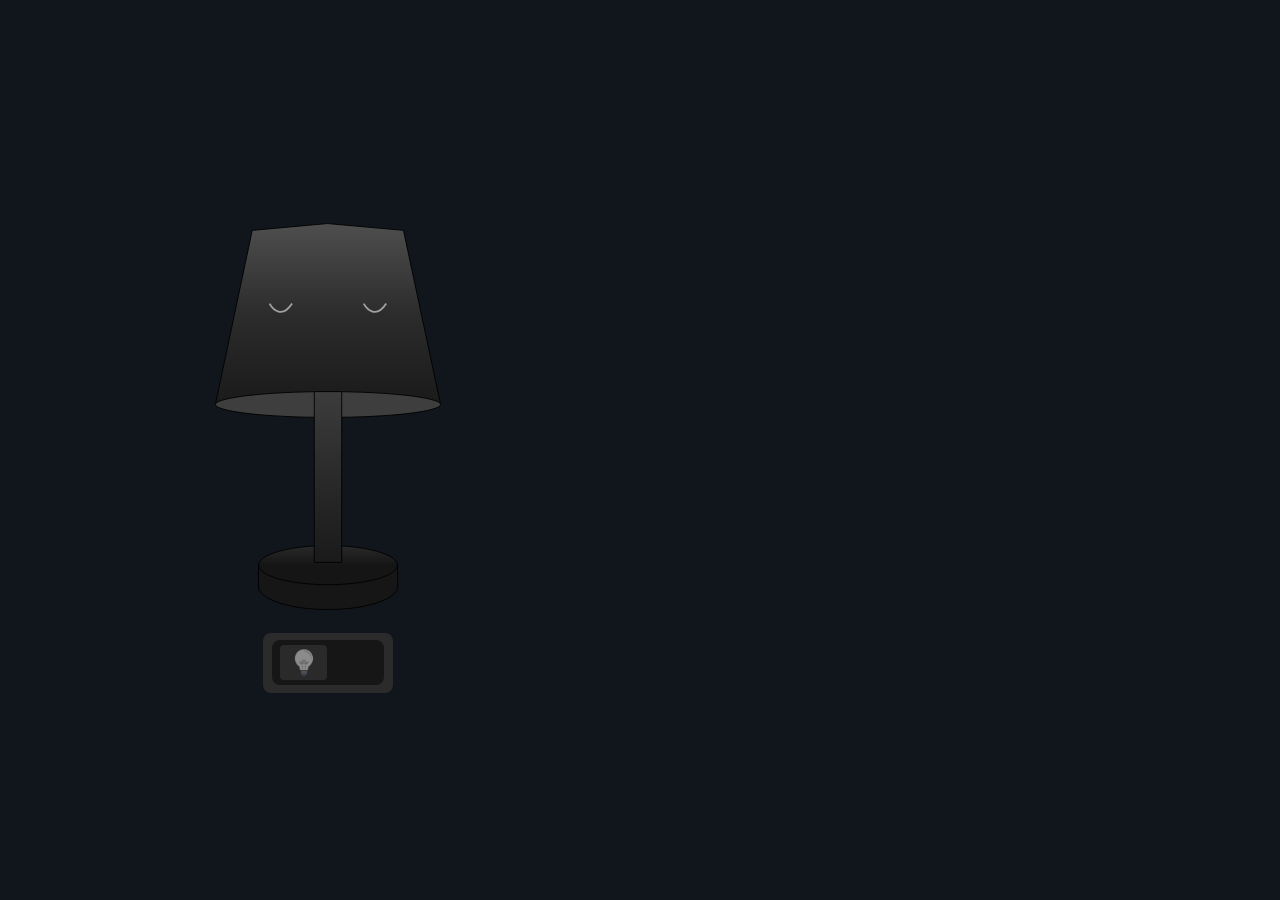
<file: index.html>
<!doctype html>
<html lang="en">
  <head>
    <meta charset="UTF-8" />
    <meta name="viewport" content="width=device-width, initial-scale=1.0" />
    <title>Log in Page</title>
    <link
      rel="shortcut icon"
      href="src/assets/favicon.svg"
      type="image/x-icon"
    />
    <link rel="stylesheet" href="src/css/style.css" />
    <link
      rel="stylesheet"
      href="https://fonts.googleapis.com/css2?family=Poppins:wght@400;500;600;700&display=swap"
    />
    <link
      rel="stylesheet"
      href="https://cdnjs.cloudflare.com/ajax/libs/font-awesome/6.5.0/css/all.min.css"
    />
  </head>

  <body>
    <!-- login Page  -->
    <div class="outerContainer" id="authPage">
      <!-- lamp container  -->
      <div class="lampOuterContainer">
        <div class="lampInnerContainer">
          <div class="glowState">
            <img src="src/assets/glow.svg" alt="glowLamp" id="glowLamp" />
          </div>
          <div class="unlitState">
            <img src="src/assets/unlit.svg" alt="unlitLamp" id="unlitLamp" />
          </div>
        </div>
        <div class="buttonWrapper">
          <div class="btnBase">
            <div class="btnSurface" id="btnSurface">
              <div class="btnBulbContainer" id="btnState">
                <div class="btnBulb">
                  <img
                    src="src/assets/unlitBulb.svg"
                    alt="unlitBulb"
                    id="unlitState"
                  />
                  <img
                    src="src/assets/glowBulb.svg"
                    alt="glowBulb"
                    id="glowState"
                  />
                </div>
              </div>
            </div>
          </div>
        </div>
      </div>

      <!-- form container  -->
      <div class="formOuterContainer" id="formContainer">
        <div class="formInnerContainer">
          <!-- login form  -->
          <form id="loginForm">
            <div class="formTitle">User Login</div>
            <div class="form-error" id="loginFormError"></div>
            <div class="inputField">
              <input type="email" id="userName" required />
              <label id="usernameLabel">username</label>
              <i class="fa-solid fa-user user-icon"></i>
              <div class="field-error" id="usernameError"></div>
            </div>
            <div class="inputField">
              <input type="password" id="password" required />
              <label id="passwordLabel">Password</label>
              <i
                class="fa-solid fa-eye toggle-eye"
                role="button"
                data-target="password"
              ></i>
              <div class="field-error" id="passwordError"></div>
            </div>
            <div class="rememberForgotContainer">
              <div class="rememberMeContainer">
                <input type="checkbox" id="rememberMe" />
                <label>Remember me</label>
              </div>
              <div class="forgotPasswordLink" id="forgotPasswordLink">
                Forgot password?
              </div>
            </div>
            <button class="form-button" id="loginButton" type="submit">
              Log in
            </button>
            <div class="signUpOption">
              <div class="signUpText">Don’t have account?</div>
              <div class="singUplink" id="singUplink">Sign Up</div>
            </div>
          </form>

          <!-- forgot password form  -->
          <form id="forgotPasswordForm">
            <div class="formTitle">Forgot Password</div>
            <div class="form-error" id="forgotPasswordFormError"></div>
            <div class="form-success" id="forgotPasswordFormSuccess"></div>
            <div class="inputField">
              <input type="email" id="registeredEmail" required />
              <label id="registeredEmailLabel">Registered email</label>
              <i class="fa-solid fa-user user-icon"></i>
              <div class="field-error" id="registerEmail"></div>
            </div>
            <button class="form-button" type="submit">Forgot Password</button>
            <button class="form-button" id="backToLoginButton">
              <i class="fa-solid fa-arrow-left" style="color: #10161b"></i>Back
              to log in
            </button>
          </form>

          <!-- Reset password form  -->
          <form id="resetPasswordForm">
            <div class="formTitle">Reset Password</div>
            <div class="form-error" id="forgotPasswordFormError"></div>
            <div class="form-success" id="forgotPasswordFormSuccess"></div>
            <div class="inputField">
              <input type="password" id="resetNewPassword" required />
              <label id="resetNewPasswordLabel">New Password</label>
              <i
                class="fa-solid fa-eye toggle-eye"
                role="button"
                data-target="resetNewPassword"
              ></i>
              <div class="field-error" id="resetNewPasswordError"></div>
            </div>
            <div class="inputField">
              <input type="password" id="resetConfirmPassword" required />
              <label id="resetConfirmPasswordLabel">Confirm Password</label>
              <i
                class="fa-solid fa-eye toggle-eye"
                role="button"
                data-target="resetConfirmPassword"
              ></i>
              <div class="field-error" id="resetConfirmPasswordError"></div>
            </div>
            <button class="form-button" type="submit">Reset Password</button>
            <button class="form-button" id="resetFormBackButton">
              <i class="fa-solid fa-arrow-left" style="color: #10161b"></i>Back
              to log in
            </button>
          </form>

          <!-- Change password form  -->
          <form id="changePasswordForm">
            <div class="formTitle">Change Password</div>
            <div class="form-error" id="changePasswordFormError"></div>
            <div class="form-success" id="changePasswordFormSuccess"></div>
            <div class="inputField">
              <input type="password" id="oldPassword" required />
              <label id="oldPasswordLabel">Old Password</label>
              <i
                class="fa-solid fa-eye toggle-eye"
                role="button"
                data-target="oldPassword"
              ></i>
              <div class="field-error" id="oldPasswordError"></div>
            </div>
            <div class="inputField">
              <input type="password" id="newChangePassword" required />
              <label id="newChangePasswordLabel">New Password</label>
              <i
                class="fa-solid fa-eye toggle-eye"
                role="button"
                data-target="newChangePassword"
              ></i>
              <div class="field-error" id="newChangePasswordError"></div>
            </div>
            <button class="form-button" type="submit">Change Password</button>
            <button class="form-button" id="backToHomeButton">
              Back To Home
            </button>
          </form>

          <!-- create account form  -->
          <form id="signUpForm">
            <div class="formTitle">Create Account</div>
            <div class="form-error" id="signUpFormError"></div>
            <div class="form-success" id="signUpFormSuccess"></div>
            <div class="inputFieldContainer">
              <div class="firstName">
                <input type="text" id="firstName" required />
                <label id="firstNameLabel">First Name</label>
              </div>
              <div class="lastName">
                <input type="text" id="lastName" required />
                <label id="lastNameLabel">Last Name</label>
              </div>
            </div>
            <div class="inputField">
              <input type="email" id="newEmail" required />
              <label id="EmailAddress">Email Address</label>
              <i class="fa-solid fa-user user-icon"></i>
              <div class="field-error" id="newEmailError"></div>
            </div>
            <div class="inputField">
              <input type="password" id="newPassword" required />
              <label id="newPasswordLabel">Set Password</label>
              <i
                class="fa-solid fa-eye toggle-eye"
                role="button"
                data-target="newPassword"
              ></i>
              <div class="field-error" id="setPasswordError"></div>
            </div>
            <div class="inputField">
              <input type="password" id="confirmPassword" required />
              <label id="confirmNewPasswordLabel">Confirm Password</label>
              <i
                class="fa-solid fa-eye toggle-eye"
                role="button"
                data-target="confirmPassword"
              ></i>
              <div class="field-error" id="confirmPasswordError"></div>
            </div>
            <button class="form-button" type="submit">Create Account</button>
            <div class="loginRedirectContainer">
              <div class="AlreadyAccount">Already have an account?</div>
              <div class="loginLinkContainer" id="loginFormLink">Login</div>
            </div>
          </form>
        </div>
      </div>
    </div>

    <!-- Welcome Page  -->
    <div class="welcome-page" id="welcomePage">
      <div class="success-message">
        Welcome back! You have logged in successfully.
      </div>
      <div class="auth-option">
        <div class="auth-button" id="changePassword">Change Password</div>
        <div class="auth-button" id="logoutUser">Logout User</div>
      </div>
      <div class="operation-error" id="logOutError"></div>
    </div>

    <!-- loading page  -->
    <div class="loading-page" id="loadingPage">
      <div class="loader">
        <img src="./src/assets/loader.png" alt="loder" />
      </div>
      <div class="loading-message">Please wait...</div>
    </div>

    <!-- Server Error Page  -->
    <div class="server-error-container" id="serverErrorContainer">
      <div class="lamp-container">
        <div class="lamp-image">
          <img src="src/assets/disconnect.svg" alt="serverErrorImg" />
        </div>
        <button class="form-button" id="retryButton">Retry</button>
      </div>
      <div class="error-message-container">
        <div class="error-title">
          Oops! <span>Power cut<i class="fa-solid fa-bolt"></i> </span>
        </div>
        <div class="error-message">
          Our server blew a fuse. Please wait while we restore the power.
        </div>
      </div>
    </div>
  </body>
  <script src="src/scripts/main.js" type="module"></script>
</html>
</file>
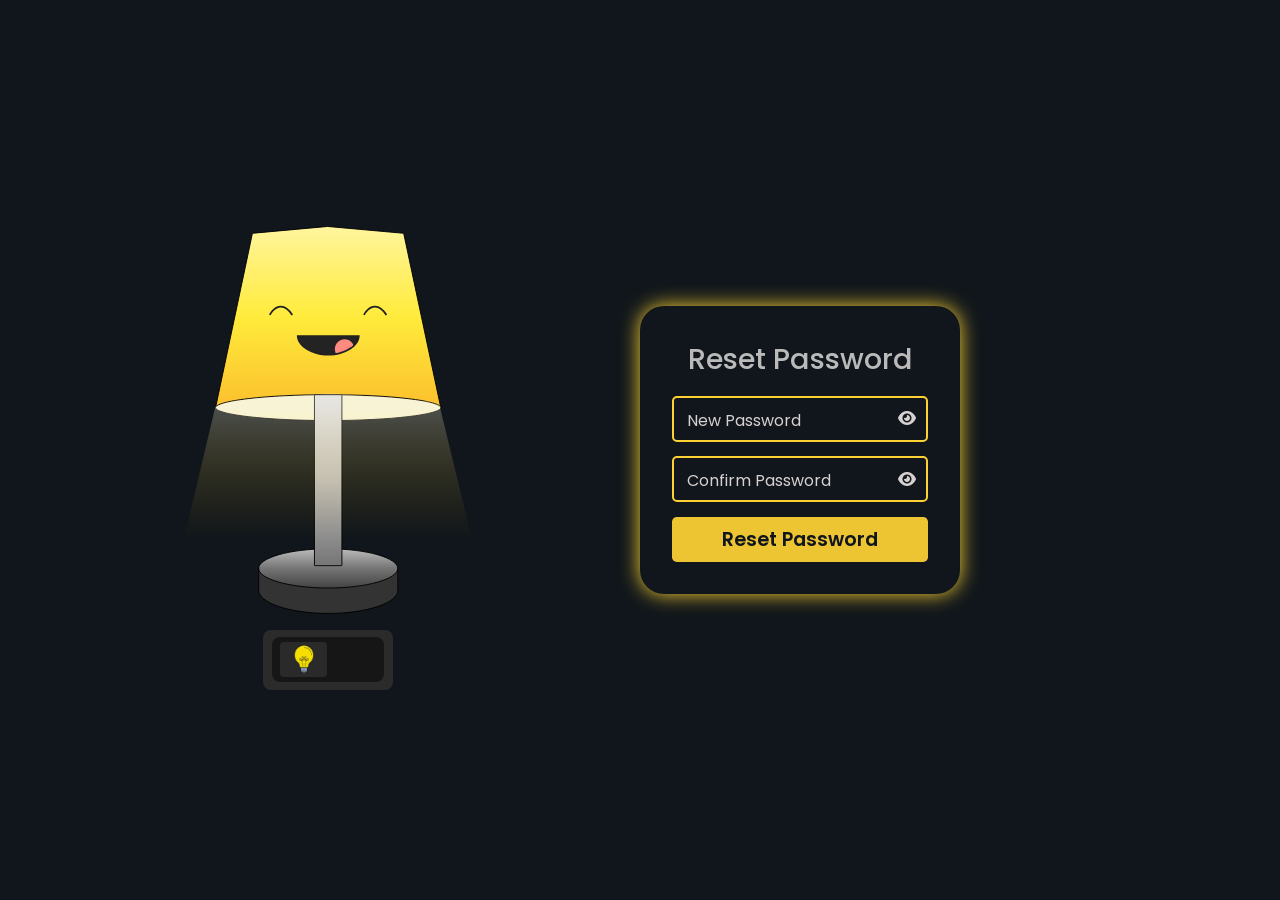
<file: reset-password.html>
<!doctype html>
<html lang="en">
  <head>
    <meta charset="UTF-8" />
    <meta name="viewport" content="width=device-width, initial-scale=1.0" />
    <title>Reset Password</title>
    <link
      rel="shortcut icon"
      href="src/assets/favicon.svg"
      type="image/x-icon"
    />
    <link rel="stylesheet" href="src/css/style.css" />
    <link
      rel="stylesheet"
      href="https://fonts.googleapis.com/css2?family=Poppins:wght@400;500;600;700&display=swap"
    />
    <link
      rel="stylesheet"
      href="https://cdnjs.cloudflare.com/ajax/libs/font-awesome/6.5.0/css/all.min.css"
    />
  </head>
  <style>
    #resetPasswordForm {
      display: flex;
      justify-content: center;
      align-items: center;
      box-shadow: 0 0 1.25rem #fdd133;
      border-radius: 1.5rem;
      padding: 2rem;
      flex-direction: column;
      max-width: 30rem;
    }

    .field-error,
    .form-error,
    .form-success {
      width: 100%;
      font-size: 0.9rem;
      align-items: center;
      display: none;
    }

    .field-error,
    .form-error,
    .operation-error {
      color: rgb(235, 74, 74);
    }

    .field-error {
      justify-content: flex-start;
      margin-top: 0.5rem;
    }

    .form-error,
    .form-success,
    .operation-error {
      justify-content: center;
      text-align: center;
    }

    .form-success {
      color: rgb(43, 225, 100);
    }

    form {
      padding: 0.5rem;
      display: flex;
      justify-content: center;
      align-items: center;
      flex-direction: column;
      gap: 0.9rem;
      width: 20rem;
    }

    .formTitle {
      font-size: 1.8rem;
      font-family: "Poppins", sans-serif;
      color: #bbbaba;
      font-weight: 500;
    }

    @media (max-width: 600px) {
      .field-error {
        color: red;
        font-size: 0.7rem;
        margin-top: 0.3rem;
      }

      .formTitle {
        font-size: 1.2rem;
        font-weight: 500;
        margin: 0 0.5rem;
      }

      form {
        padding: 0.5rem;
        width: 15rem;
      }
    }

    .form-button i {
      width: 20px;
    }

    #changePasswordForm,
    #resetPasswordForm {
      display: none;
    }
  </style>

  <body>
    <!-- Reset password Page  -->
    <div class="outerContainer" style="display: flex; visibility: visible">
      <!-- lamp container  -->
      <div class="lampOuterContainer">
        <div class="lampInnerContainer">
          <div class="glowState">
            <img
              src="src/assets/glow.svg"
              alt="glowLamp"
              style="display: flex"
            />
          </div>
        </div>
        <div class="buttonWrapper">
          <div class="btnBase">
            <div class="btnSurface" id="btnSurface">
              <div class="btnBulbContainer" id="btnState">
                <div class="btnBulb">
                  <img src="src/assets/glowBulb.svg" alt="glowBulb" />
                </div>
              </div>
            </div>
          </div>
        </div>
      </div>
      <div
        class="formOuterContainer"
        style="display: flex; visibility: visible"
      >
        <!-- Reset password form  -->
        <form id="resetPasswordForm" style="display: flex">
          <div class="formTitle">Reset Password</div>
          <div class="form-error" id="resetPasswordFormError"></div>
          <div class="form-success" id="resetPasswordFormSuccess"></div>
          <div class="inputField">
            <input type="password" id="resetNewPassword" required />
            <label id="resetNewPasswordLabel">New Password</label>
            <i
              class="fa-solid fa-eye toggle-eye"
              role="button"
              data-target="resetNewPassword"
            ></i>
            <div class="field-error" id="resetNewPasswordError"></div>
          </div>
          <div class="inputField">
            <input type="password" id="resetConfirmPassword" required />
            <label id="resetConfirmPasswordLabel">Confirm Password</label>
            <i
              class="fa-solid fa-eye toggle-eye"
              role="button"
              data-target="resetConfirmPassword"
            ></i>
            <div class="field-error" id="resetConfirmPasswordError"></div>
          </div>
          <button class="form-button" type="submit">Reset Password</button>
        </form>
      </div>
    </div>
  </body>
  <script src="src/scripts/main.js" type="module"></script>
</html>
</file>
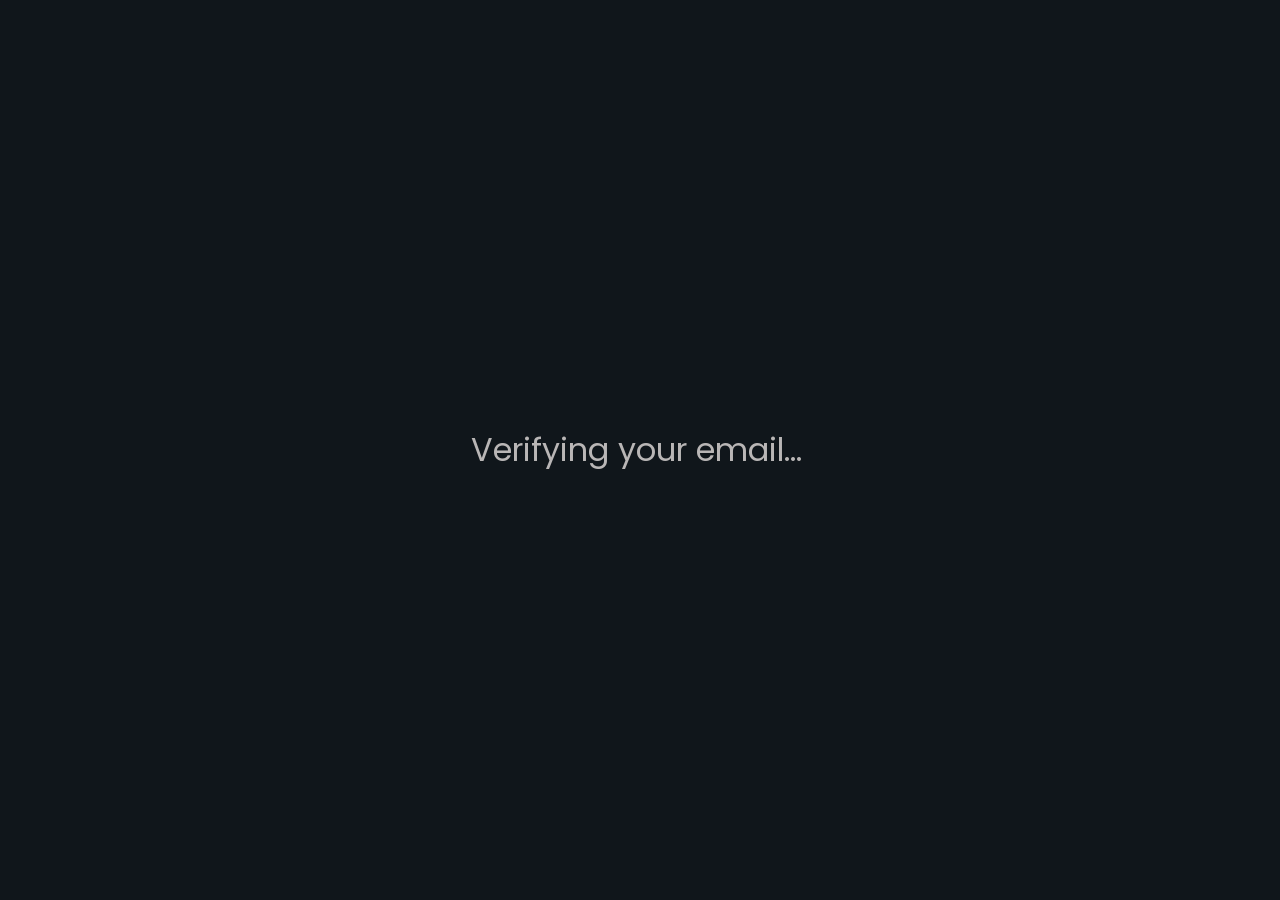
<file: verify-email.html>
<!doctype html>
<html lang="en">
  <head>
    <meta charset="UTF-8" />
    <meta name="viewport" content="width=device-width, initial-scale=1.0" />
    <title>Verify Email</title>
    <link
      rel="shortcut icon"
      href="src/assets/favicon.svg"
      type="image/x-icon"
    />
    <link rel="stylesheet" href="src/css/style.css" />
    <link
      rel="stylesheet"
      href="https://fonts.googleapis.com/css2?family=Poppins:wght@400;500;600;700&display=swap"
    />
    <link
      rel="stylesheet"
      href="https://cdnjs.cloudflare.com/ajax/libs/font-awesome/6.5.0/css/all.min.css"
    />
  </head>
  <body>
    <div class="verify-email-page">
      <div class="response-message-container">
        <div class="response-message" id="reponseMessage">
          Verifying your email...
        </div>
        <div class="success-icon" id="responseIcon"></div>
      </div>
      <div class="auth-button" id="resendEmail">Resend Mail</div>
      <div class="auth-button" id="goTOLogin">Go To Login</div>
    </div>
  </body>
  <script src="src/scripts/verifyEmail.js" type="module"></script>
  <script src="src/scripts/resendEmail.js" type="module"></script>
</html>
</file>
<file: src/css/style.css>
@import "body.css";
@import "inputField.css";
@import "lampSwitch.css";
@import "button.css";
@import "signUpForm.css";
@import "loginForm.css";
@import "inputField.css";
@import "button.css";
@import "form.css";
@import "welcome.css";
@import "errorScreen.css";
</file>
